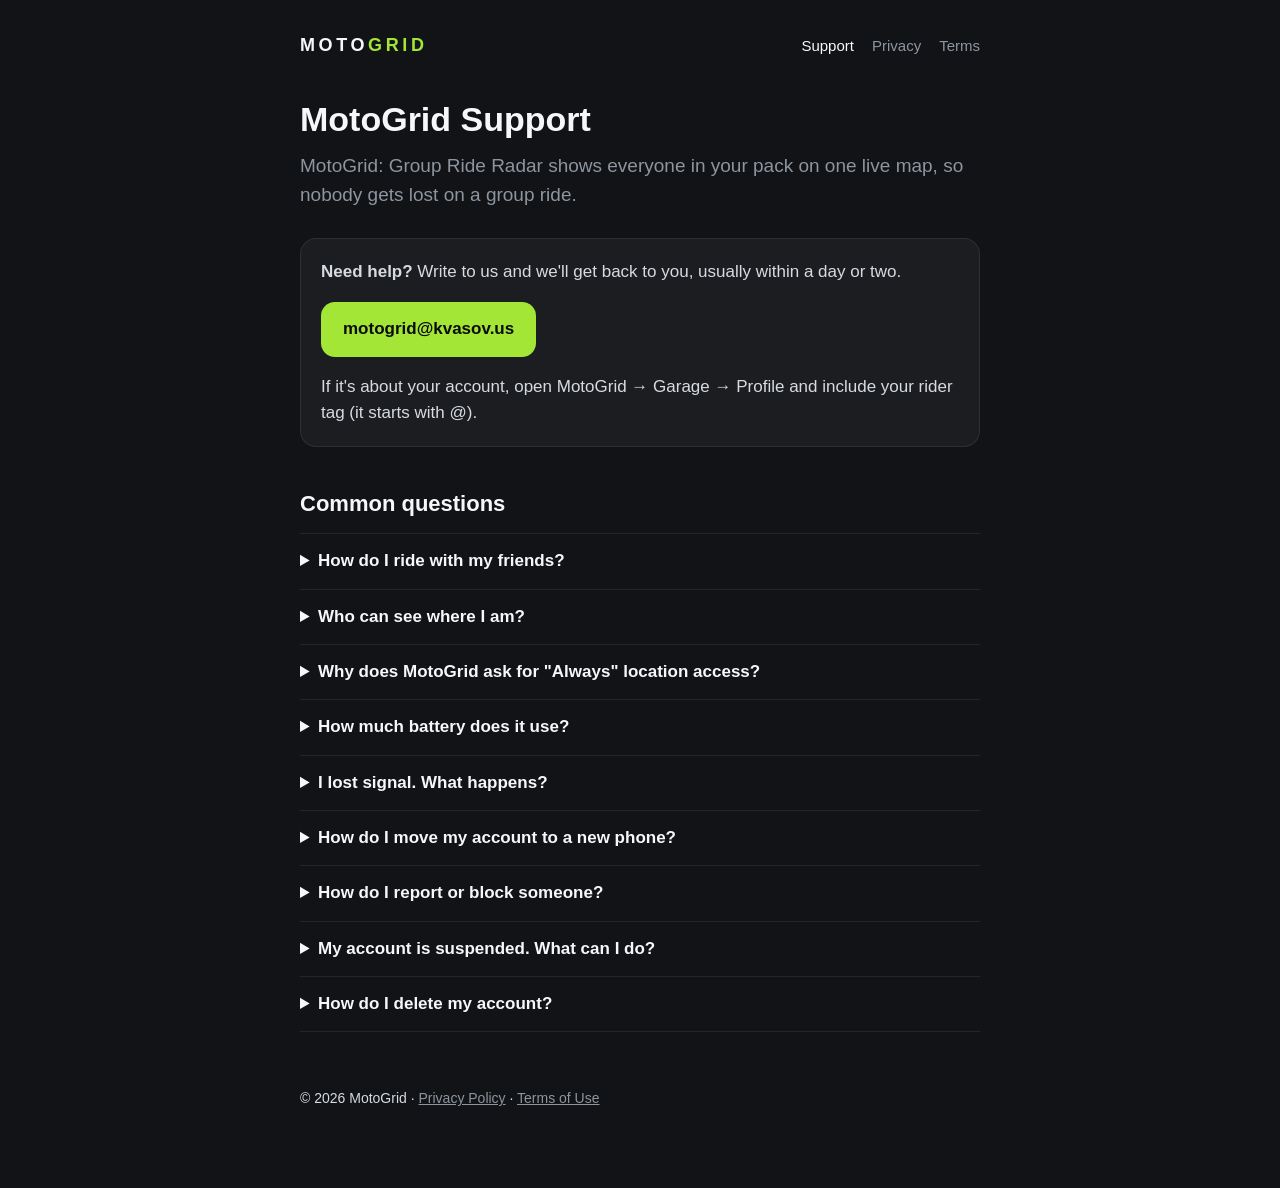
<file: index.html>
<!doctype html>
<html lang="en">
<head>
  <meta charset="utf-8">
  <meta name="viewport" content="width=device-width, initial-scale=1">
  <title>MotoGrid Support</title>
  <meta name="description" content="Help and contact for MotoGrid: Group Ride Radar, live location sharing for motorcycle group rides.">
  <link rel="stylesheet" href="style.css">
</head>
<body>
<main>
  <header>
    <a class="wordmark" href="./">MOTO<span>GRID</span></a>
    <nav>
      <a href="./" aria-current="page">Support</a>
      <a href="privacy.html">Privacy</a>
      <a href="terms.html">Terms</a>
    </nav>
  </header>

  <h1>MotoGrid Support</h1>
  <p class="lead">MotoGrid: Group Ride Radar shows everyone in your pack on one live map, so nobody gets lost on a group ride.</p>

  <div class="card">
    <p><strong>Need help?</strong> Write to us and we'll get back to you, usually within a day or two.</p>
    <p><a class="button" href="mailto:motogrid@kvasov.us?subject=MotoGrid%20support&amp;body=What%20happened%3A%0A%0A%0A%0ARider%20tag%20(Garage%20%E2%86%92%20Profile%2C%20starts%20with%20%40)%3A%20">motogrid@kvasov.us</a></p>
    <p>If it's about your account, open MotoGrid → Garage → Profile and include your rider tag (it starts with @).</p>
  </div>

  <h2>Common questions</h2>

  <details>
    <summary>How do I ride with my friends?</summary>
    <p>One rider creates a pack on the Rides tab and shares its code or invite link. Everyone else taps "Join pack with code" or opens the link. When someone starts a ride, the rest of the pack gets a notification and can join the live map.</p>
  </details>

  <details>
    <summary>Who can see where I am?</summary>
    <p>Only riders in the same live ride as you. Your position is shared only while you're in a ride and stops the moment you leave it or the ride ends. We do not keep that live trail. After the ride, your phone saves a simplified path in your logbook. Only you can see that path and your top speed. Riders who were on the ride with you can see your distance, moving time and lean in the pack recap. See the <a href="privacy.html">Privacy Policy</a> for details.</p>
  </details>

  <details>
    <summary>Why does MotoGrid ask for "Always" location access?</summary>
    <p>So the pack keeps seeing you while your screen is locked or you're in another app during a ride. MotoGrid uses location in the background only during a ride, and iOS shows the location indicator while it does.</p>
  </details>

  <details>
    <summary>How much battery does it use?</summary>
    <p>A ride uses GPS the whole time, like any navigation app. On long rides keep your phone on a charger. Your position goes out every few seconds while you're moving and only now and then while you're stopped, which keeps mobile data low.</p>
  </details>

  <details>
    <summary>I lost signal. What happens?</summary>
    <p>MotoGrid reconnects on its own once you're back in coverage. While a rider has no signal, their marker turns grey; it comes back as soon as their phone reconnects.</p>
  </details>

  <details>
    <summary>How do I move my account to a new phone?</summary>
    <p>Open Garage → Profile and tap "Continue with Apple" to keep your account with your Apple ID. On the new phone, choose "Sign in with Apple" on the first screen, and your profile, garage, friends and packs come back.</p>
  </details>

  <details>
    <summary>How do I report or block someone?</summary>
    <p>Open the rider's card and tap Report or Block rider. A pack can be reported from its menu on the Rides tab. We review reports within 24 hours and remove riders who break the <a href="terms.html">Terms</a>.</p>
  </details>

  <details>
    <summary>My account is suspended. What can I do?</summary>
    <p>Accounts are suspended after reports from other riders. If you think it's a mistake, write to <a href="mailto:motogrid@kvasov.us?subject=Suspended%20account&amp;body=Rider%20tag%20(starts%20with%20%40)%3A%20%0A%0AWhy%20it%20may%20be%20a%20mistake%3A%0A">motogrid@kvasov.us</a> with your rider tag, and we'll take another look.</p>
  </details>

  <details>
    <summary>How do I delete my account?</summary>
    <p>Open Garage → Profile and tap "Delete account" at the bottom. Your profile, garage, photos, friends, messages and ride logbook are deleted for good. Packs you lead pass to the next rider.</p>
  </details>

  <footer>
    <p>© 2026 MotoGrid · <a href="privacy.html">Privacy Policy</a> · <a href="terms.html">Terms of Use</a></p>
  </footer>
</main>
</body>
</html>
</file>
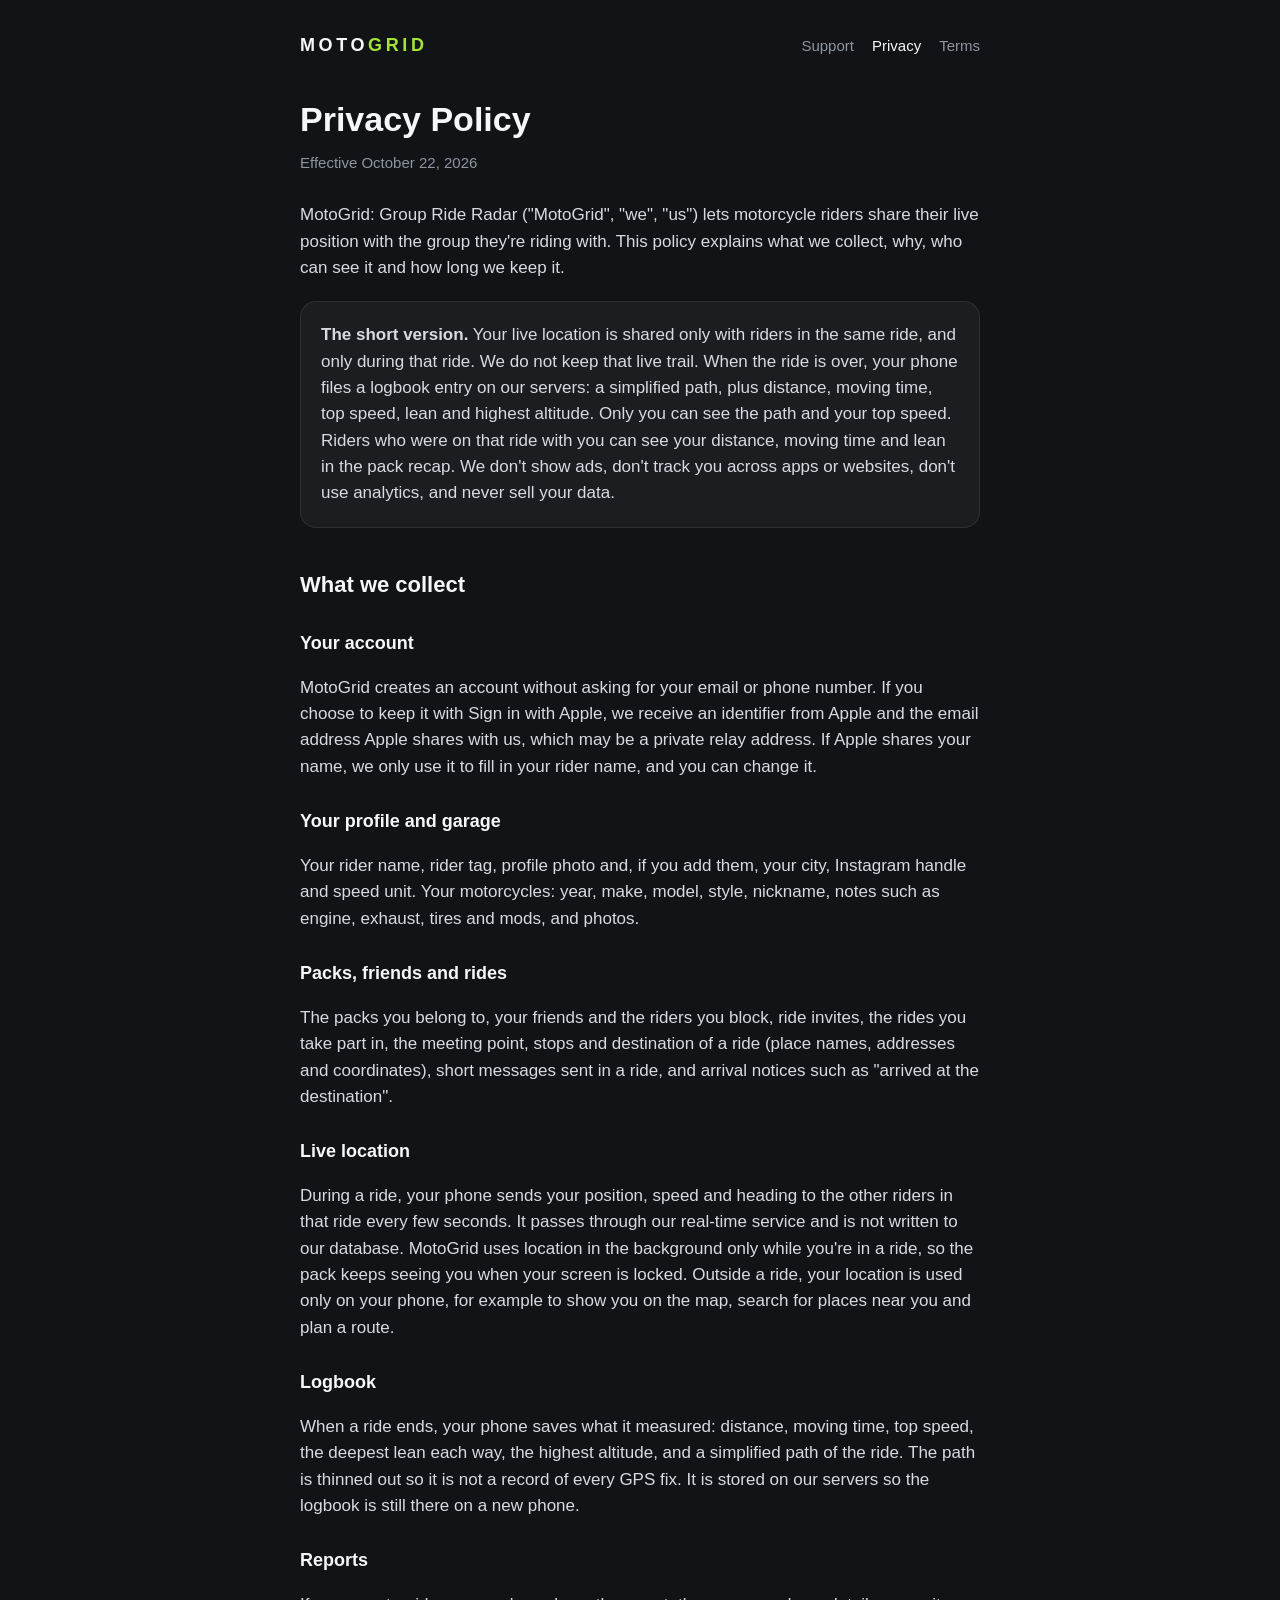
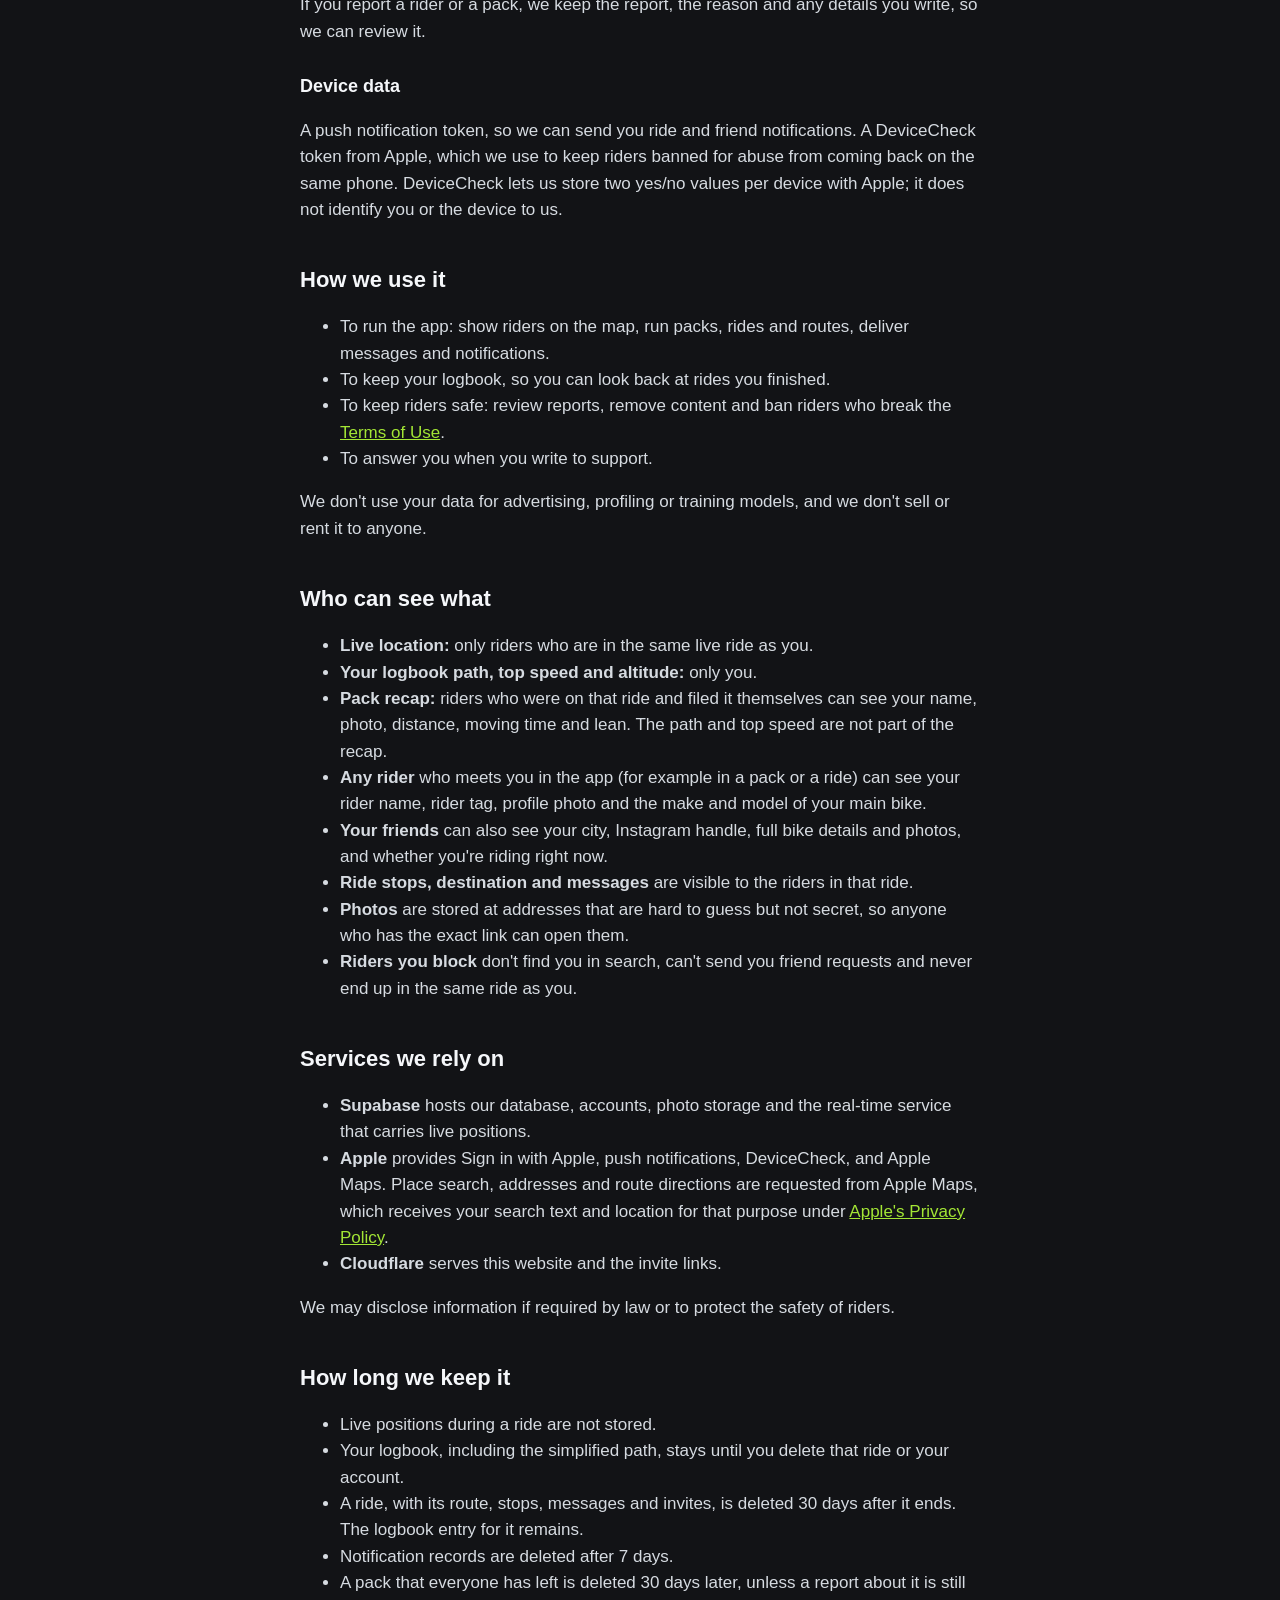
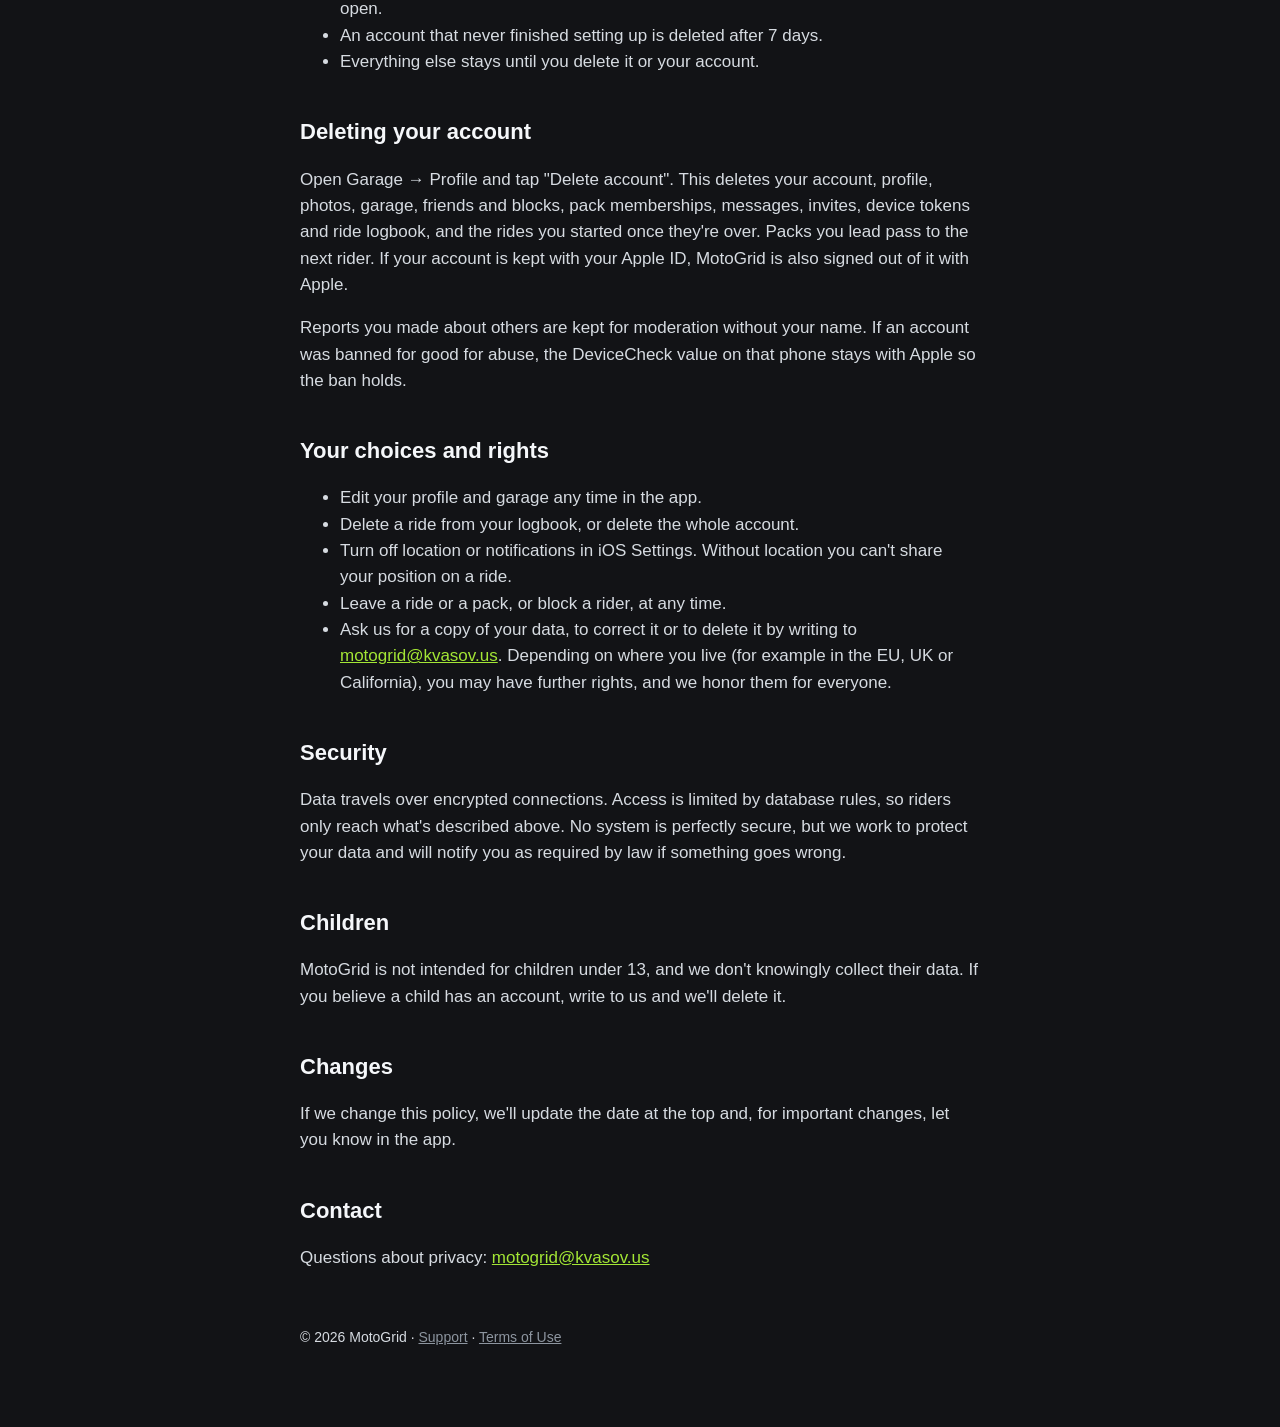
<file: privacy.html>
<!doctype html>
<html lang="en">
<head>
  <meta charset="utf-8">
  <meta name="viewport" content="width=device-width, initial-scale=1">
  <title>MotoGrid Privacy Policy</title>
  <meta name="description" content="What MotoGrid: Group Ride Radar collects, why, who sees it and how long it's kept.">
  <link rel="stylesheet" href="style.css">
</head>
<body>
<main>
  <header>
    <a class="wordmark" href="./">MOTO<span>GRID</span></a>
    <nav>
      <a href="./">Support</a>
      <a href="privacy.html" aria-current="page">Privacy</a>
      <a href="terms.html">Terms</a>
    </nav>
  </header>

  <h1>Privacy Policy</h1>
  <p class="updated">Effective October 22, 2026</p>

  <p>MotoGrid: Group Ride Radar ("MotoGrid", "we", "us") lets motorcycle riders share their live position with the group they're riding with. This policy explains what we collect, why, who can see it and how long we keep it.</p>

  <div class="card">
    <p><strong>The short version.</strong> Your live location is shared only with riders in the same ride, and only during that ride. We do not keep that live trail. When the ride is over, your phone files a logbook entry on our servers: a simplified path, plus distance, moving time, top speed, lean and highest altitude. Only you can see the path and your top speed. Riders who were on that ride with you can see your distance, moving time and lean in the pack recap. We don't show ads, don't track you across apps or websites, don't use analytics, and never sell your data.</p>
  </div>

  <h2>What we collect</h2>

  <h3>Your account</h3>
  <p>MotoGrid creates an account without asking for your email or phone number. If you choose to keep it with Sign in with Apple, we receive an identifier from Apple and the email address Apple shares with us, which may be a private relay address. If Apple shares your name, we only use it to fill in your rider name, and you can change it.</p>

  <h3>Your profile and garage</h3>
  <p>Your rider name, rider tag, profile photo and, if you add them, your city, Instagram handle and speed unit. Your motorcycles: year, make, model, style, nickname, notes such as engine, exhaust, tires and mods, and photos.</p>

  <h3>Packs, friends and rides</h3>
  <p>The packs you belong to, your friends and the riders you block, ride invites, the rides you take part in, the meeting point, stops and destination of a ride (place names, addresses and coordinates), short messages sent in a ride, and arrival notices such as "arrived at the destination".</p>

  <h3>Live location</h3>
  <p>During a ride, your phone sends your position, speed and heading to the other riders in that ride every few seconds. It passes through our real-time service and is not written to our database. MotoGrid uses location in the background only while you're in a ride, so the pack keeps seeing you when your screen is locked. Outside a ride, your location is used only on your phone, for example to show you on the map, search for places near you and plan a route.</p>

  <h3>Logbook</h3>
  <p>When a ride ends, your phone saves what it measured: distance, moving time, top speed, the deepest lean each way, the highest altitude, and a simplified path of the ride. The path is thinned out so it is not a record of every GPS fix. It is stored on our servers so the logbook is still there on a new phone.</p>

  <h3>Reports</h3>
  <p>If you report a rider or a pack, we keep the report, the reason and any details you write, so we can review it.</p>

  <h3>Device data</h3>
  <p>A push notification token, so we can send you ride and friend notifications. A DeviceCheck token from Apple, which we use to keep riders banned for abuse from coming back on the same phone. DeviceCheck lets us store two yes/no values per device with Apple; it does not identify you or the device to us.</p>

  <h2>How we use it</h2>
  <ul>
    <li>To run the app: show riders on the map, run packs, rides and routes, deliver messages and notifications.</li>
    <li>To keep your logbook, so you can look back at rides you finished.</li>
    <li>To keep riders safe: review reports, remove content and ban riders who break the <a href="terms.html">Terms of Use</a>.</li>
    <li>To answer you when you write to support.</li>
  </ul>
  <p>We don't use your data for advertising, profiling or training models, and we don't sell or rent it to anyone.</p>

  <h2>Who can see what</h2>
  <ul>
    <li><strong>Live location:</strong> only riders who are in the same live ride as you.</li>
    <li><strong>Your logbook path, top speed and altitude:</strong> only you.</li>
    <li><strong>Pack recap:</strong> riders who were on that ride and filed it themselves can see your name, photo, distance, moving time and lean. The path and top speed are not part of the recap.</li>
    <li><strong>Any rider</strong> who meets you in the app (for example in a pack or a ride) can see your rider name, rider tag, profile photo and the make and model of your main bike.</li>
    <li><strong>Your friends</strong> can also see your city, Instagram handle, full bike details and photos, and whether you're riding right now.</li>
    <li><strong>Ride stops, destination and messages</strong> are visible to the riders in that ride.</li>
    <li><strong>Photos</strong> are stored at addresses that are hard to guess but not secret, so anyone who has the exact link can open them.</li>
    <li><strong>Riders you block</strong> don't find you in search, can't send you friend requests and never end up in the same ride as you.</li>
  </ul>

  <h2>Services we rely on</h2>
  <ul>
    <li><strong>Supabase</strong> hosts our database, accounts, photo storage and the real-time service that carries live positions.</li>
    <li><strong>Apple</strong> provides Sign in with Apple, push notifications, DeviceCheck, and Apple Maps. Place search, addresses and route directions are requested from Apple Maps, which receives your search text and location for that purpose under <a href="https://www.apple.com/legal/privacy/">Apple's Privacy Policy</a>.</li>
    <li><strong>Cloudflare</strong> serves this website and the invite links.</li>
  </ul>
  <p>We may disclose information if required by law or to protect the safety of riders.</p>

  <h2>How long we keep it</h2>
  <ul>
    <li>Live positions during a ride are not stored.</li>
    <li>Your logbook, including the simplified path, stays until you delete that ride or your account.</li>
    <li>A ride, with its route, stops, messages and invites, is deleted 30 days after it ends. The logbook entry for it remains.</li>
    <li>Notification records are deleted after 7 days.</li>
    <li>A pack that everyone has left is deleted 30 days later, unless a report about it is still open.</li>
    <li>An account that never finished setting up is deleted after 7 days.</li>
    <li>Everything else stays until you delete it or your account.</li>
  </ul>

  <h2>Deleting your account</h2>
  <p>Open Garage → Profile and tap "Delete account". This deletes your account, profile, photos, garage, friends and blocks, pack memberships, messages, invites, device tokens and ride logbook, and the rides you started once they're over. Packs you lead pass to the next rider. If your account is kept with your Apple ID, MotoGrid is also signed out of it with Apple.</p>
  <p>Reports you made about others are kept for moderation without your name. If an account was banned for good for abuse, the DeviceCheck value on that phone stays with Apple so the ban holds.</p>

  <h2>Your choices and rights</h2>
  <ul>
    <li>Edit your profile and garage any time in the app.</li>
    <li>Delete a ride from your logbook, or delete the whole account.</li>
    <li>Turn off location or notifications in iOS Settings. Without location you can't share your position on a ride.</li>
    <li>Leave a ride or a pack, or block a rider, at any time.</li>
    <li>Ask us for a copy of your data, to correct it or to delete it by writing to <a href="mailto:motogrid@kvasov.us?subject=Privacy%20request">motogrid@kvasov.us</a>. Depending on where you live (for example in the EU, UK or California), you may have further rights, and we honor them for everyone.</li>
  </ul>

  <h2>Security</h2>
  <p>Data travels over encrypted connections. Access is limited by database rules, so riders only reach what's described above. No system is perfectly secure, but we work to protect your data and will notify you as required by law if something goes wrong.</p>

  <h2>Children</h2>
  <p>MotoGrid is not intended for children under 13, and we don't knowingly collect their data. If you believe a child has an account, write to us and we'll delete it.</p>

  <h2>Changes</h2>
  <p>If we change this policy, we'll update the date at the top and, for important changes, let you know in the app.</p>

  <h2>Contact</h2>
  <p>Questions about privacy: <a href="mailto:motogrid@kvasov.us?subject=Privacy">motogrid@kvasov.us</a></p>

  <footer>
    <p>© 2026 MotoGrid · <a href="./">Support</a> · <a href="terms.html">Terms of Use</a></p>
  </footer>
</main>
</body>
</html>
</file>
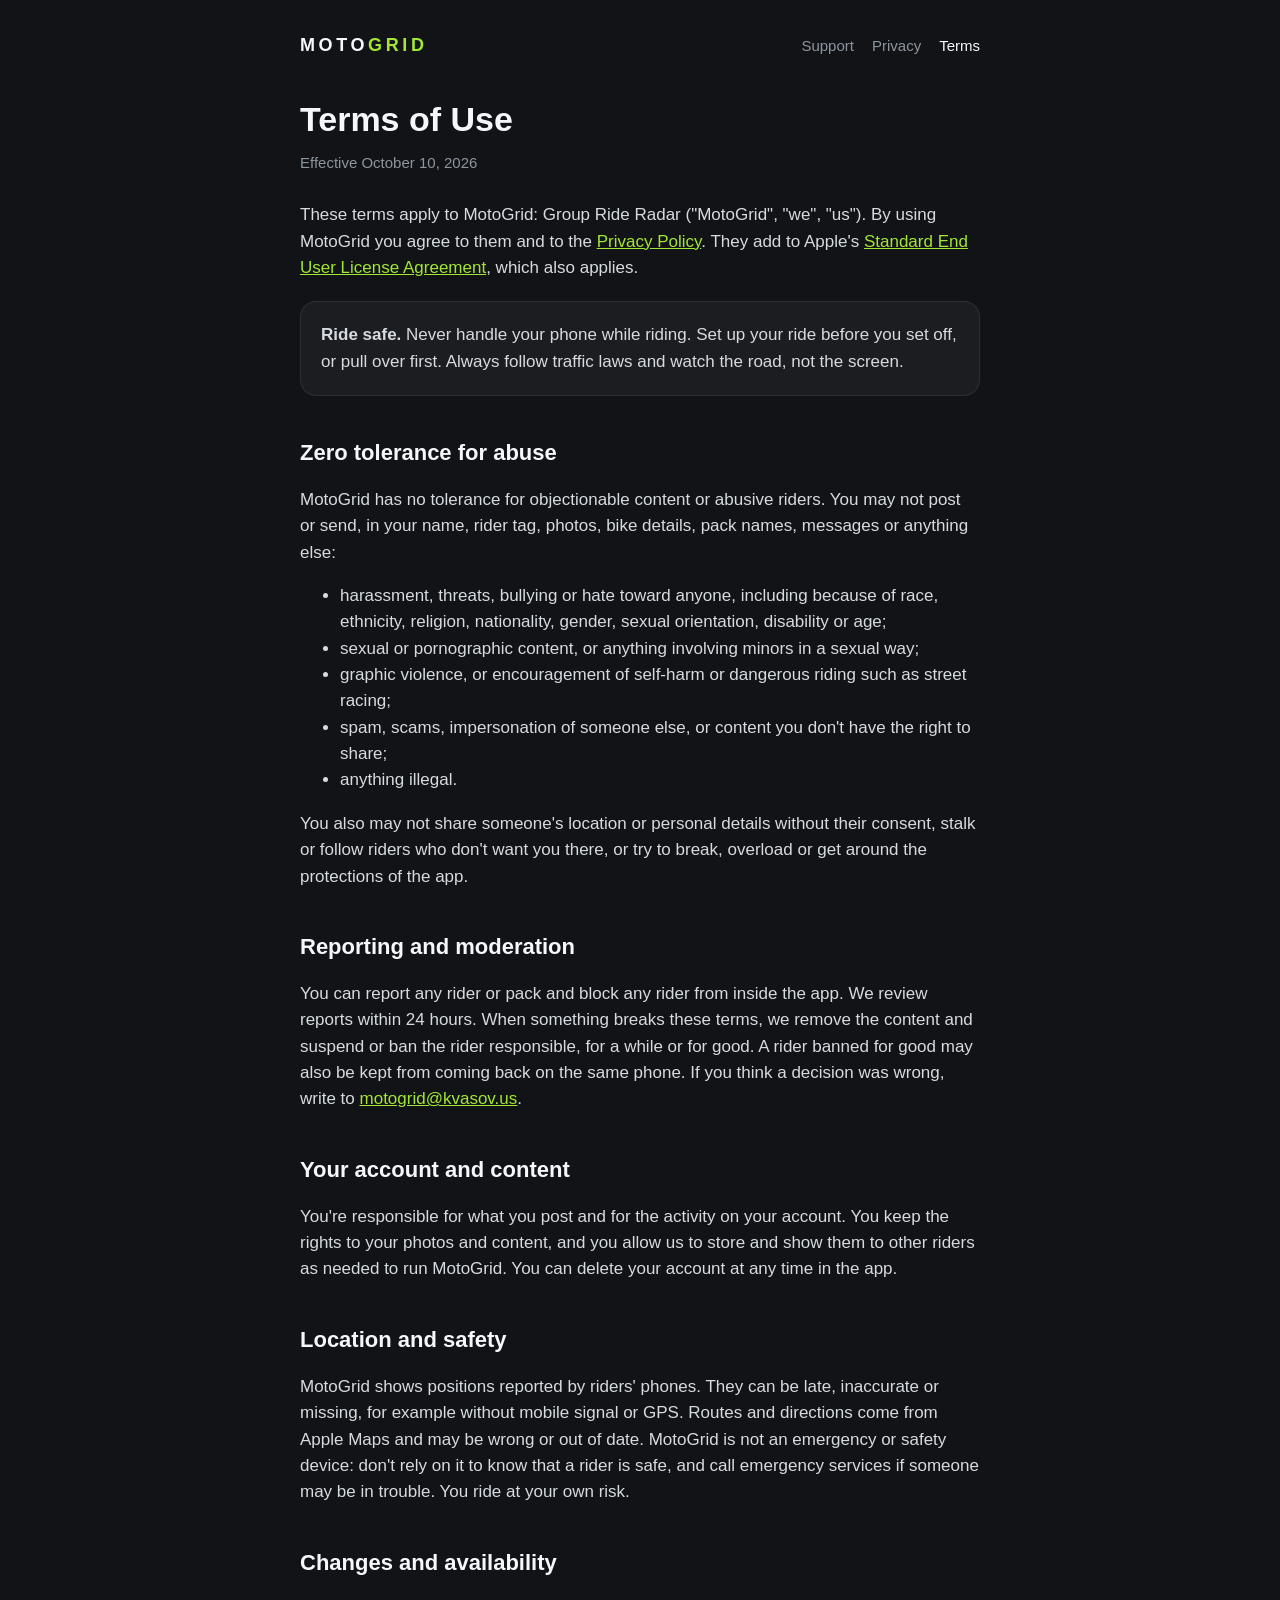
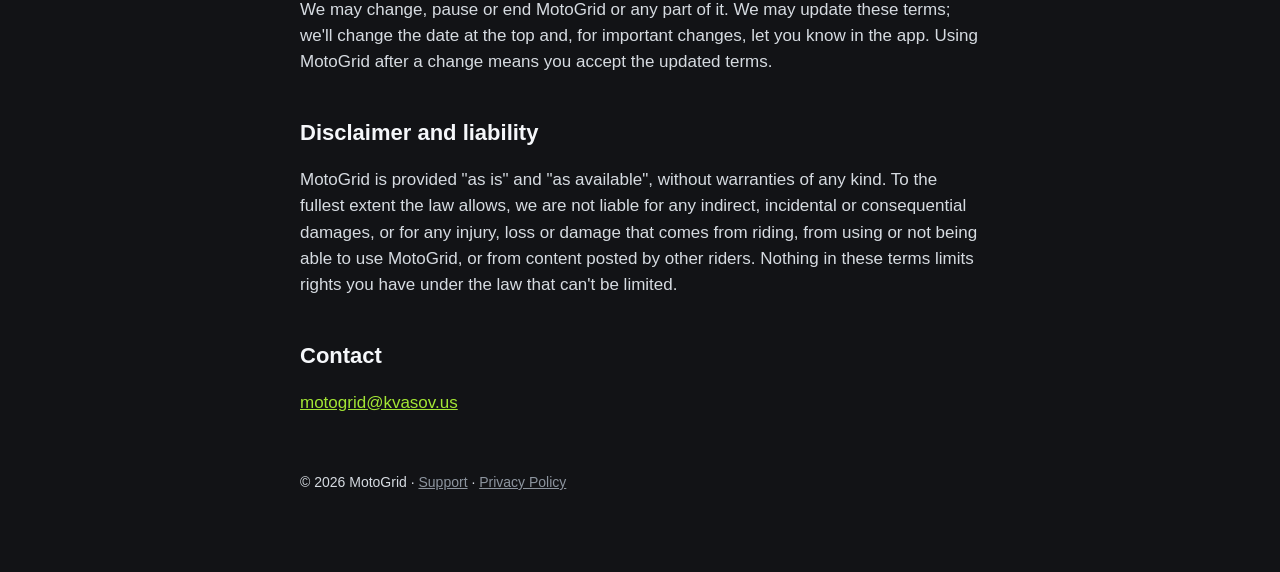
<file: terms.html>
<!doctype html>
<html lang="en">
<head>
  <meta charset="utf-8">
  <meta name="viewport" content="width=device-width, initial-scale=1">
  <title>MotoGrid Terms of Use</title>
  <meta name="description" content="The rules for using MotoGrid: Group Ride Radar.">
  <link rel="stylesheet" href="style.css">
</head>
<body>
<main>
  <header>
    <a class="wordmark" href="./">MOTO<span>GRID</span></a>
    <nav>
      <a href="./">Support</a>
      <a href="privacy.html">Privacy</a>
      <a href="terms.html" aria-current="page">Terms</a>
    </nav>
  </header>

  <h1>Terms of Use</h1>
  <p class="updated">Effective October 10, 2026</p>

  <p>These terms apply to MotoGrid: Group Ride Radar ("MotoGrid", "we", "us"). By using MotoGrid you agree to them and to the <a href="privacy.html">Privacy Policy</a>. They add to Apple's <a href="https://www.apple.com/legal/internet-services/itunes/dev/stdeula/">Standard End User License Agreement</a>, which also applies.</p>

  <div class="card">
    <p><strong>Ride safe.</strong> Never handle your phone while riding. Set up your ride before you set off, or pull over first. Always follow traffic laws and watch the road, not the screen.</p>
  </div>

  <h2>Zero tolerance for abuse</h2>
  <p>MotoGrid has no tolerance for objectionable content or abusive riders. You may not post or send, in your name, rider tag, photos, bike details, pack names, messages or anything else:</p>
  <ul>
    <li>harassment, threats, bullying or hate toward anyone, including because of race, ethnicity, religion, nationality, gender, sexual orientation, disability or age;</li>
    <li>sexual or pornographic content, or anything involving minors in a sexual way;</li>
    <li>graphic violence, or encouragement of self-harm or dangerous riding such as street racing;</li>
    <li>spam, scams, impersonation of someone else, or content you don't have the right to share;</li>
    <li>anything illegal.</li>
  </ul>
  <p>You also may not share someone's location or personal details without their consent, stalk or follow riders who don't want you there, or try to break, overload or get around the protections of the app.</p>

  <h2>Reporting and moderation</h2>
  <p>You can report any rider or pack and block any rider from inside the app. We review reports within 24 hours. When something breaks these terms, we remove the content and suspend or ban the rider responsible, for a while or for good. A rider banned for good may also be kept from coming back on the same phone. If you think a decision was wrong, write to <a href="mailto:motogrid@kvasov.us?subject=Moderation">motogrid@kvasov.us</a>.</p>

  <h2>Your account and content</h2>
  <p>You're responsible for what you post and for the activity on your account. You keep the rights to your photos and content, and you allow us to store and show them to other riders as needed to run MotoGrid. You can delete your account at any time in the app.</p>

  <h2>Location and safety</h2>
  <p>MotoGrid shows positions reported by riders' phones. They can be late, inaccurate or missing, for example without mobile signal or GPS. Routes and directions come from Apple Maps and may be wrong or out of date. MotoGrid is not an emergency or safety device: don't rely on it to know that a rider is safe, and call emergency services if someone may be in trouble. You ride at your own risk.</p>

  <h2>Changes and availability</h2>
  <p>We may change, pause or end MotoGrid or any part of it. We may update these terms; we'll change the date at the top and, for important changes, let you know in the app. Using MotoGrid after a change means you accept the updated terms.</p>

  <h2>Disclaimer and liability</h2>
  <p>MotoGrid is provided "as is" and "as available", without warranties of any kind. To the fullest extent the law allows, we are not liable for any indirect, incidental or consequential damages, or for any injury, loss or damage that comes from riding, from using or not being able to use MotoGrid, or from content posted by other riders. Nothing in these terms limits rights you have under the law that can't be limited.</p>

  <h2>Contact</h2>
  <p><a href="mailto:motogrid@kvasov.us?subject=Terms">motogrid@kvasov.us</a></p>

  <footer>
    <p>© 2026 MotoGrid · <a href="./">Support</a> · <a href="privacy.html">Privacy Policy</a></p>
  </footer>
</main>
</body>
</html>
</file>
<file: style.css>
:root {
  --background: #121316;
  --card: #1c1d21;
  --stroke: rgba(255, 255, 255, 0.08);
  --primary: #f5f7fa;
  --secondary: #8d959f;
  --accent: #a3e635;
  color-scheme: dark;
}

* {
  box-sizing: border-box;
}

body {
  margin: 0;
  background: var(--background);
  color: var(--primary);
  font: 17px/1.55 -apple-system, BlinkMacSystemFont, "SF Pro Text", "Helvetica Neue", Arial, sans-serif;
  -webkit-text-size-adjust: 100%;
}

main {
  max-width: 720px;
  margin: 0 auto;
  padding: 32px 20px 64px;
}

header {
  display: flex;
  flex-wrap: wrap;
  align-items: center;
  justify-content: space-between;
  gap: 12px;
  margin-bottom: 40px;
}

nav {
  display: flex;
  gap: 18px;
  font-size: 15px;
}

nav a {
  color: var(--secondary);
  text-decoration: none;
}

nav a[aria-current="page"] {
  color: var(--primary);
}

.wordmark {
  font-weight: 800;
  font-stretch: expanded;
  letter-spacing: 0.2em;
  font-size: 18px;
  color: var(--primary);
  text-decoration: none;
}

.wordmark span {
  color: var(--accent);
}

h1 {
  font-size: 34px;
  line-height: 1.15;
  margin: 0 0 12px;
}

h2 {
  font-size: 22px;
  margin: 40px 0 12px;
}

h3 {
  font-size: 18px;
  margin: 28px 0 8px;
}

p,
li {
  color: #d6dbe1;
}

.lead {
  font-size: 19px;
  color: var(--secondary);
  margin: 0 0 28px;
}

.updated {
  color: var(--secondary);
  font-size: 15px;
  margin: 0 0 28px;
}

a {
  color: var(--accent);
}

.card {
  background: var(--card);
  border: 1px solid var(--stroke);
  border-radius: 16px;
  padding: 20px;
  margin: 20px 0;
}

.card p:first-child {
  margin-top: 0;
}

.card p:last-child {
  margin-bottom: 0;
}

.button {
  display: inline-block;
  background: var(--accent);
  color: #0b0c0e;
  font-weight: 700;
  text-decoration: none;
  border-radius: 14px;
  padding: 14px 22px;
}

details {
  border-top: 1px solid var(--stroke);
  padding: 14px 0;
}

details:last-of-type {
  border-bottom: 1px solid var(--stroke);
}

summary {
  cursor: pointer;
  font-weight: 600;
  color: var(--primary);
}

details p {
  margin: 10px 0 0;
}

footer {
  margin-top: 56px;
  color: var(--secondary);
  font-size: 14px;
}

footer a {
  color: var(--secondary);
}
</file>
